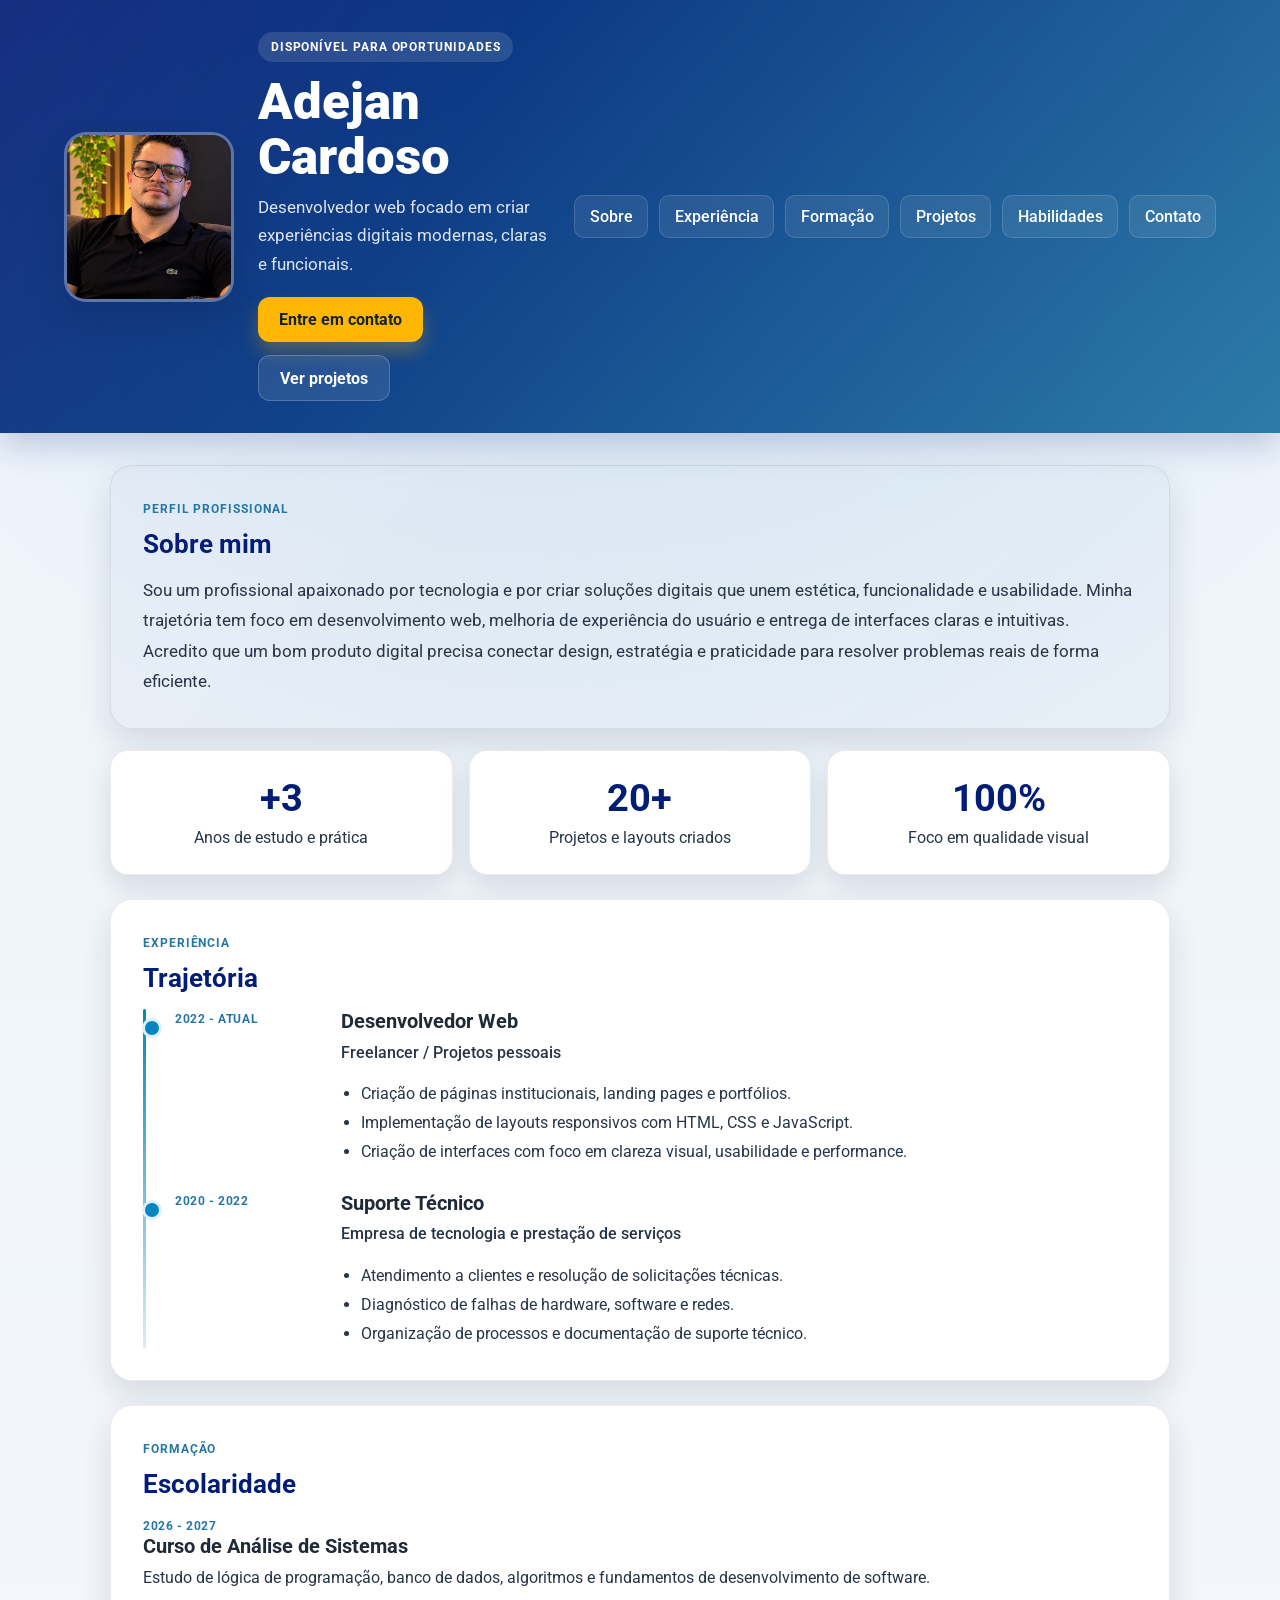
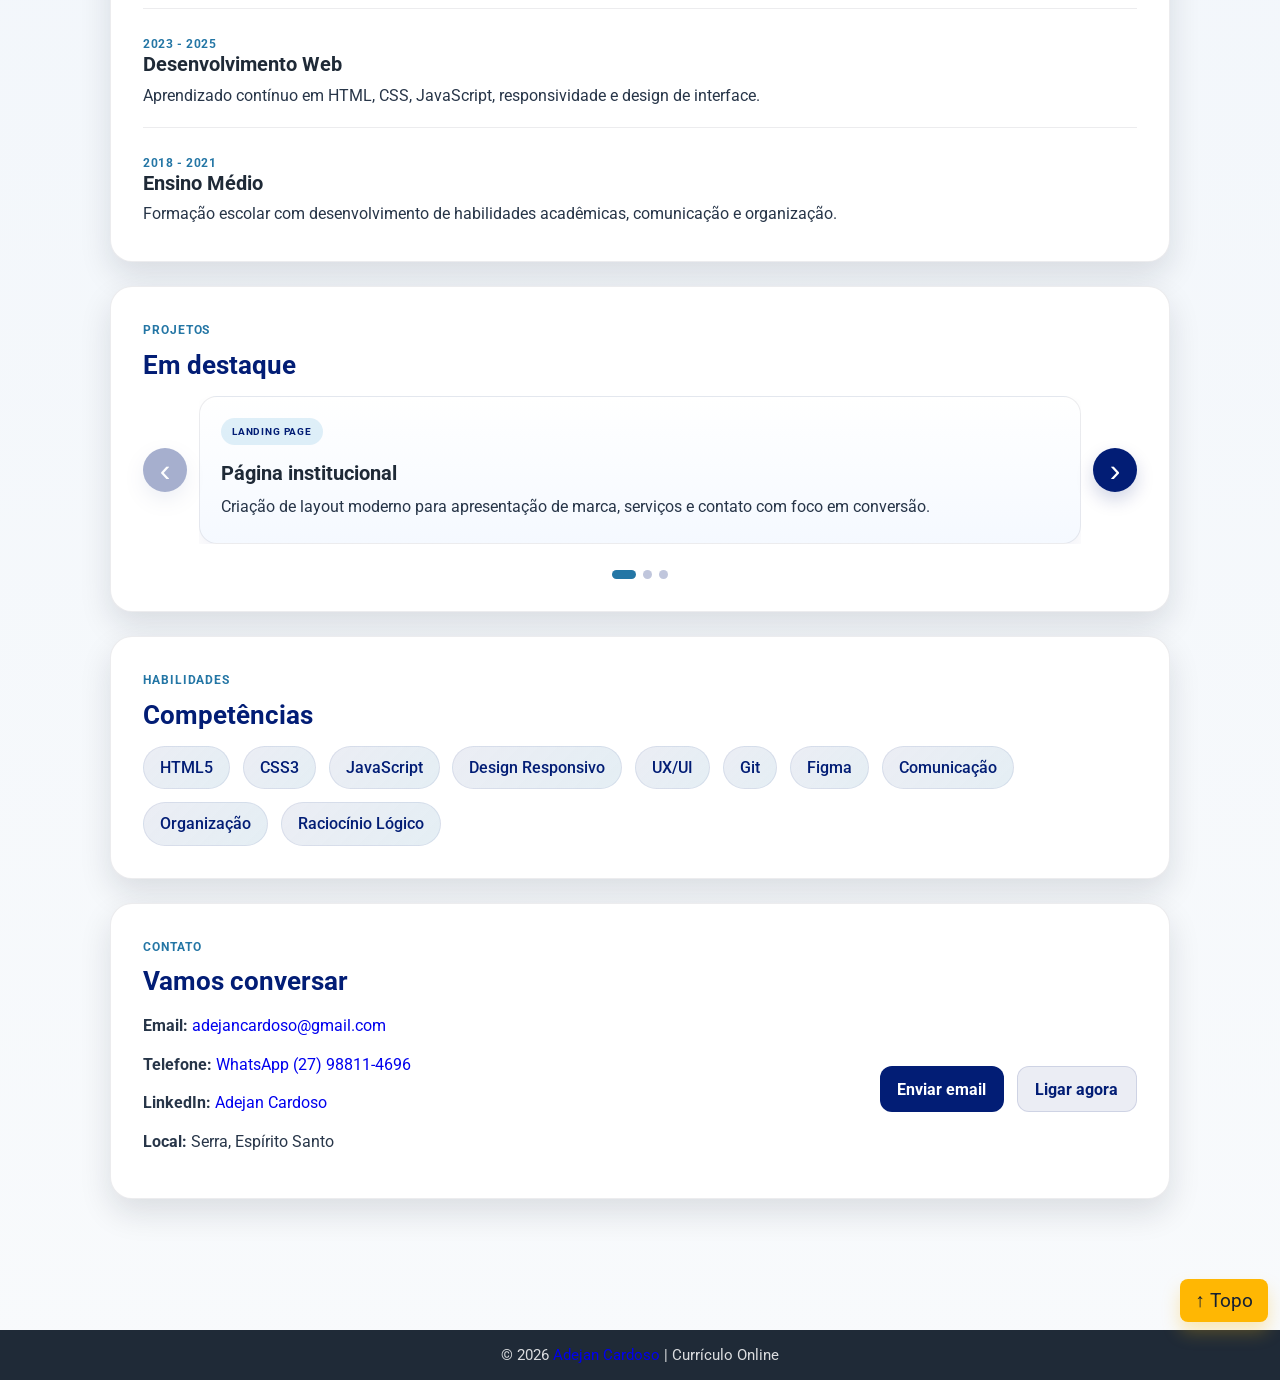
<file: index.html>
<!DOCTYPE html>
<html lang="pt-BR">
<head>
    <meta charset="UTF-8">
    <meta name="viewport" content="width=device-width, initial-scale=1.0">
    <meta name="theme-color" content="#021d75">
    <title>Adejan | Currículo Online</title>
    <meta name="description" content="Currículo online de Adejan com informações pessoais, experiência, formação e contato.">
    <link rel="stylesheet" href="style.css">
    <link rel="icon" type="image/jpeg" href="imgs/ade-top.jpeg">
    
</head>
<body>
    <header class="site-header">

        <!-- No início do seu body, defina o ponto de ancoragem -->
        <div id="topo"></div>

        <!-- Conteúdo da sua página aqui... -->


        <div class="header-container">
            <div class="imgs">
                <img src="imgs/ade-top.jpeg" alt="Foto de perfil de Adejan">
            </div>

            <div class="header-text">
                <p class="tag">Disponível para oportunidades</p>
                <h1>Adejan Cardoso</h1>
                <p class="subtitle">Desenvolvedor web focado em criar experiências digitais modernas, claras e funcionais.</p>

                <div class="header-actions">
                    <a class="btn btn-primary" href="#contato">Entre em contato</a>
                    <a class="btn btn-secondary" href="#projetos">Ver projetos</a>
                </div>
            </div>

            <nav class="main-nav" aria-label="Menu principal">
                <ul>
                    <li><a href="#sobre">Sobre</a></li>
                    <li><a href="#experiencia">Experiência</a></li>
                    <li><a href="#formacao">Formação</a></li>
                    <li><a href="#projetos">Projetos</a></li>
                    <li><a href="#habilidades">Habilidades</a></li>
                    <li><a href="#contato">Contato</a></li>
                </ul>
            </nav>
        </div>
    </header>

    <main class="container">
        <section id="sobre" class="card intro-card">
            <div class="section-label">Perfil profissional</div>
            <h2>Sobre mim</h2>
            <p class="lead">
                Sou um profissional apaixonado por tecnologia e por criar soluções digitais que unem estética, funcionalidade e usabilidade.
                Minha trajetória tem foco em desenvolvimento web, melhoria de experiência do usuário e entrega de interfaces claras e intuitivas.
                Acredito que um bom produto digital precisa conectar design, estratégia e praticidade para resolver problemas reais de forma eficiente.
            </p>
        </section>

        <section class="stats-grid" aria-label="Estatísticas principais">
            <div class="stat-card">
                <strong>+3</strong>
                <span>Anos de estudo e prática</span>
            </div>
            <div class="stat-card">
                <strong>20+</strong>
                <span>Projetos e layouts criados</span>
            </div>
            <div class="stat-card">
                <strong>100%</strong>
                <span>Foco em qualidade visual</span>
            </div>
        </section>

        <section id="experiencia" class="card">
            <div class="section-label">Experiência</div>
            <h2>Trajetória</h2>

            <div class="timeline">
                <article class="job">
                    <span class="period">2022 - Atual</span>
                    <div class="job-content">
                        <h3>Desenvolvedor Web</h3>
                        <p class="company">Freelancer / Projetos pessoais</p>
                        <ul>
                            <li>Criação de páginas institucionais, landing pages e portfólios.</li>
                            <li>Implementação de layouts responsivos com HTML, CSS e JavaScript.</li>
                            <li>Criação de interfaces com foco em clareza visual, usabilidade e performance.</li>
                        </ul>
                    </div>
                </article>

                <article class="job">
                    <span class="period">2020 - 2022</span>
                    <div class="job-content">
                        <h3>Suporte Técnico</h3>
                        <p class="company">Empresa de tecnologia e prestação de serviços</p>
                        <ul>
                            <li>Atendimento a clientes e resolução de solicitações técnicas.</li>
                            <li>Diagnóstico de falhas de hardware, software e redes.</li>
                            <li>Organização de processos e documentação de suporte técnico.</li>
                        </ul>
                    </div>
                </article>
            </div>
        </section>

        <section id="formacao" class="card">
            <div class="section-label">Formação</div>
            <h2>Escolaridade</h2>

            <div class="education">
                <div>
                    <span class="period">2026 - 2027</span>
                    <h3>Curso de Análise de Sistemas</h3>
                    <p>Estudo de lógica de programação, banco de dados, algoritmos e fundamentos de desenvolvimento de software.</p>
                </div>

                <div>
                    <span class="period">2023 - 2025</span>
                    <h3>Desenvolvimento Web</h3>
                    <p>Aprendizado contínuo em HTML, CSS, JavaScript, responsividade e design de interface.</p>
                </div>

                <div>
                    <span class="period">2018 - 2021</span>
                    <h3>Ensino Médio</h3>
                    <p>Formação escolar com desenvolvimento de habilidades acadêmicas, comunicação e organização.</p>
                </div>
            </div>
        </section>

        <section id="projetos" class="card">
            <div class="section-label">Projetos</div>
            <h2>Em destaque</h2>

            <div class="projects-carousel" aria-label="Projetos em destaque">
                <button class="carousel-button carousel-prev" type="button" aria-label="Projeto anterior">&#8249;</button>

                <div class="projects-grid" tabindex="0">
                    <article class="project-card">
                        <span class="project-tag">Landing Page</span>
                        <h3>Página institucional</h3>
                        <p>Criação de layout moderno para apresentação de marca, serviços e contato com foco em conversão.</p>
                    </article>

                    <article class="project-card">
                        <span class="project-tag">Portfólio</span>
                        <h3>Currículo online</h3>
                        <p>Estrutura visual profissional com foco em clareza, elegância e boa experiência de leitura.</p>
                    </article>

                    <article class="project-card">
                        <span class="project-tag">Interface</span>
                        <h3>UX/UI</h3>
                        <p>Desenvolvimento de interfaces com organização visual, consistência e melhor navegabilidade.</p>
                    </article>
                </div>

                <button class="carousel-button carousel-next" type="button" aria-label="Próximo projeto">&#8250;</button>
                <div class="carousel-dots" aria-label="Escolher projeto"></div>
            </div>
        </section>

        <section id="habilidades" class="card">
            <div class="section-label">Habilidades</div>
            <h2>Competências</h2>
            <div class="skills">
                <span>HTML5</span>
                <span>CSS3</span>
                <span>JavaScript</span>
                <span>Design Responsivo</span>
                <span>UX/UI</span>
                <span>Git</span>
                <span>Figma</span>
                <span>Comunicação</span>
                <span>Organização</span>
                <span>Raciocínio Lógico</span>
            </div>
        </section>

        <section id="contato" class="card contact-card">
            <div class="section-label">Contato</div>
            <h2>Vamos conversar</h2>

            <div class="contact-layout">
                <ul class="contact-list">
                    <li><strong>Email:</strong> <a href="mailto:adejancardoso@gmail.com" target="_blank">adejancardoso@gmail.com</a></li>
                    <li><strong>Telefone:</strong> <a href="tel:+5527988114696" target="_blank"> WhatsApp (27) 98811-4696</a></li>
                    <li><strong>LinkedIn:</strong> <a href="https://www.linkedin.com/in/adejancardoso" target="_blank">Adejan Cardoso</a></li>
                    <li><strong>Local:</strong> Serra, Espírito Santo</li>
                    
                </ul>

                <div class="contact-actions">
                    <a href="mailto:adejancardoso@gmail.com" class="contact-btn">Enviar email</a>
                    <a href="tel:+5527988114696" class="contact-btn secondary">Ligar agora</a>
                </div>
            </div>
        </section>
    </main>
            <!-- Botão de voltar ao topo -->

        <div class="footer-content">  
        <a href="#topo" class="btn-topo">↑ Topo</a>
        </div>
        
    <footer class="site-footer">
        
        <p>© 2026 <a href="https://github.com/adejancardoso" target="_blank">Adejan Cardoso</a> | Currículo Online</p>
    </footer>
    <script src="script.js"></script>
</body>
</html>
</file>
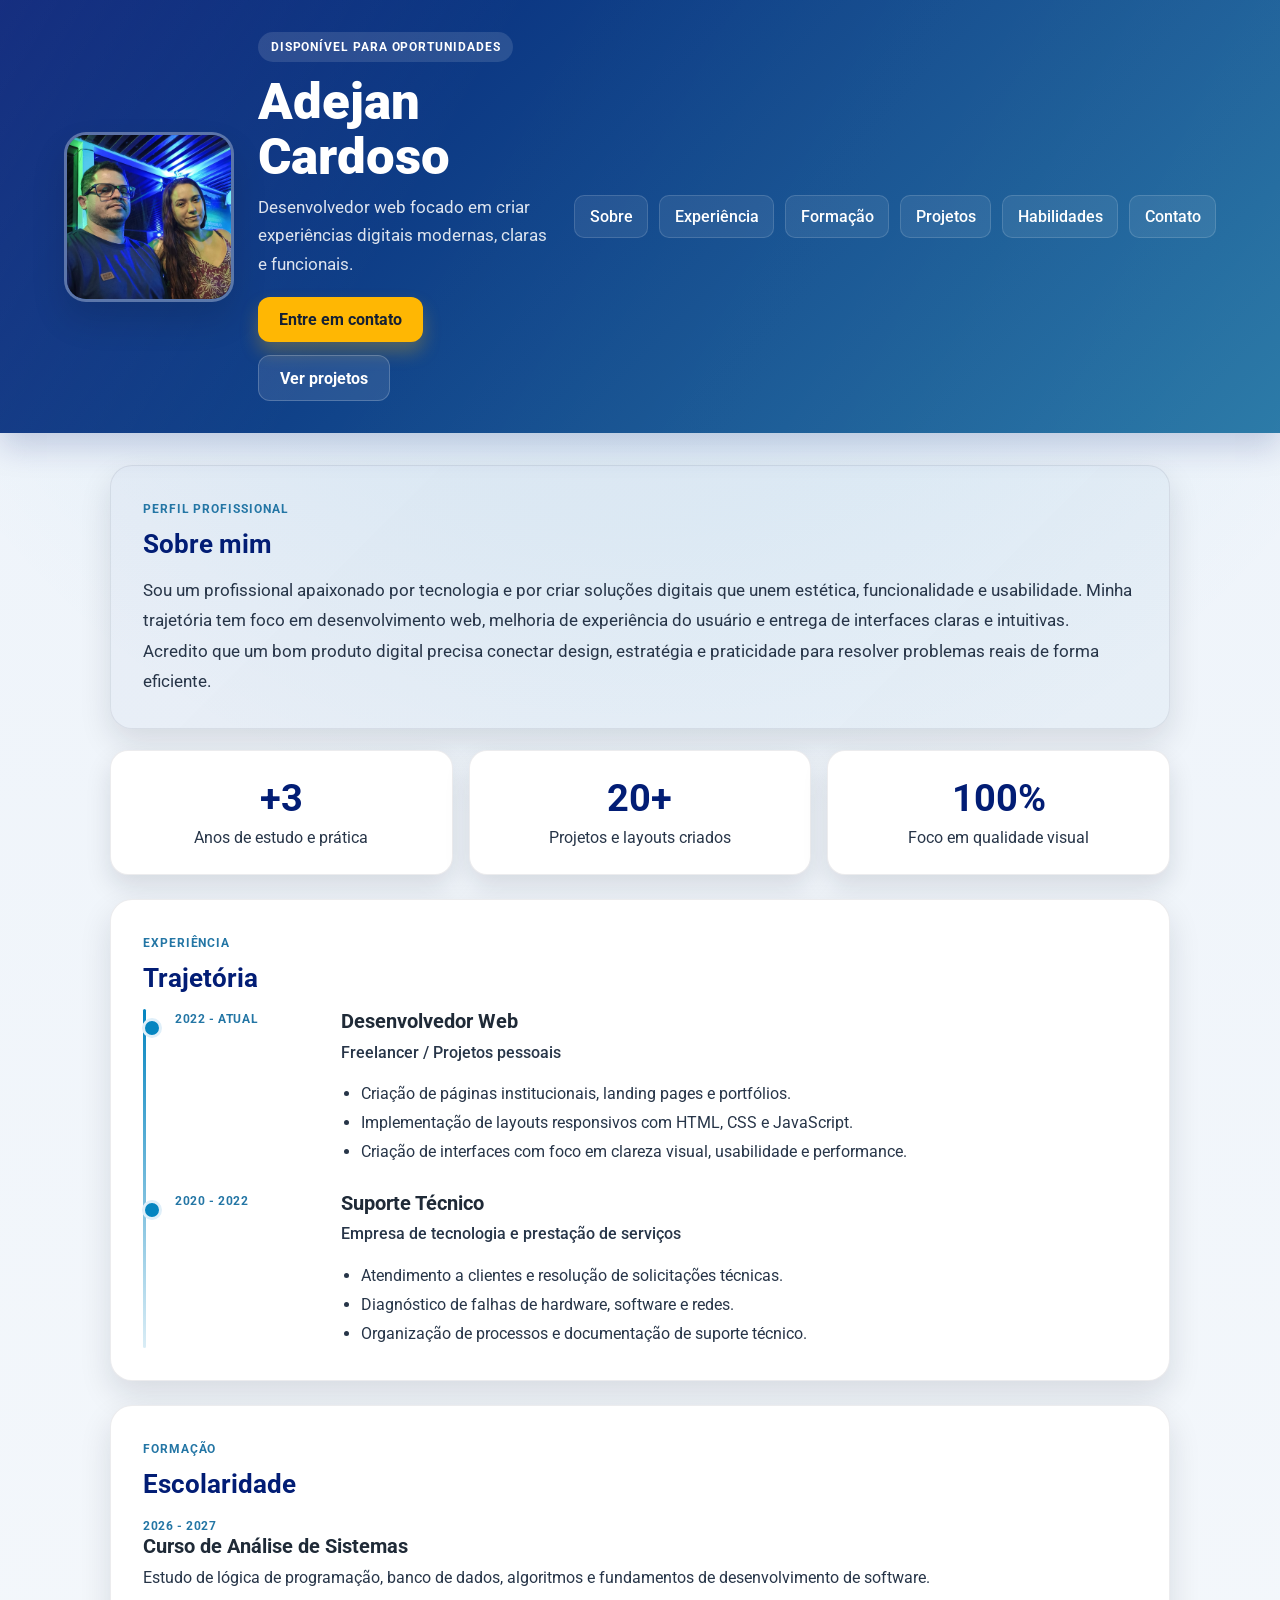
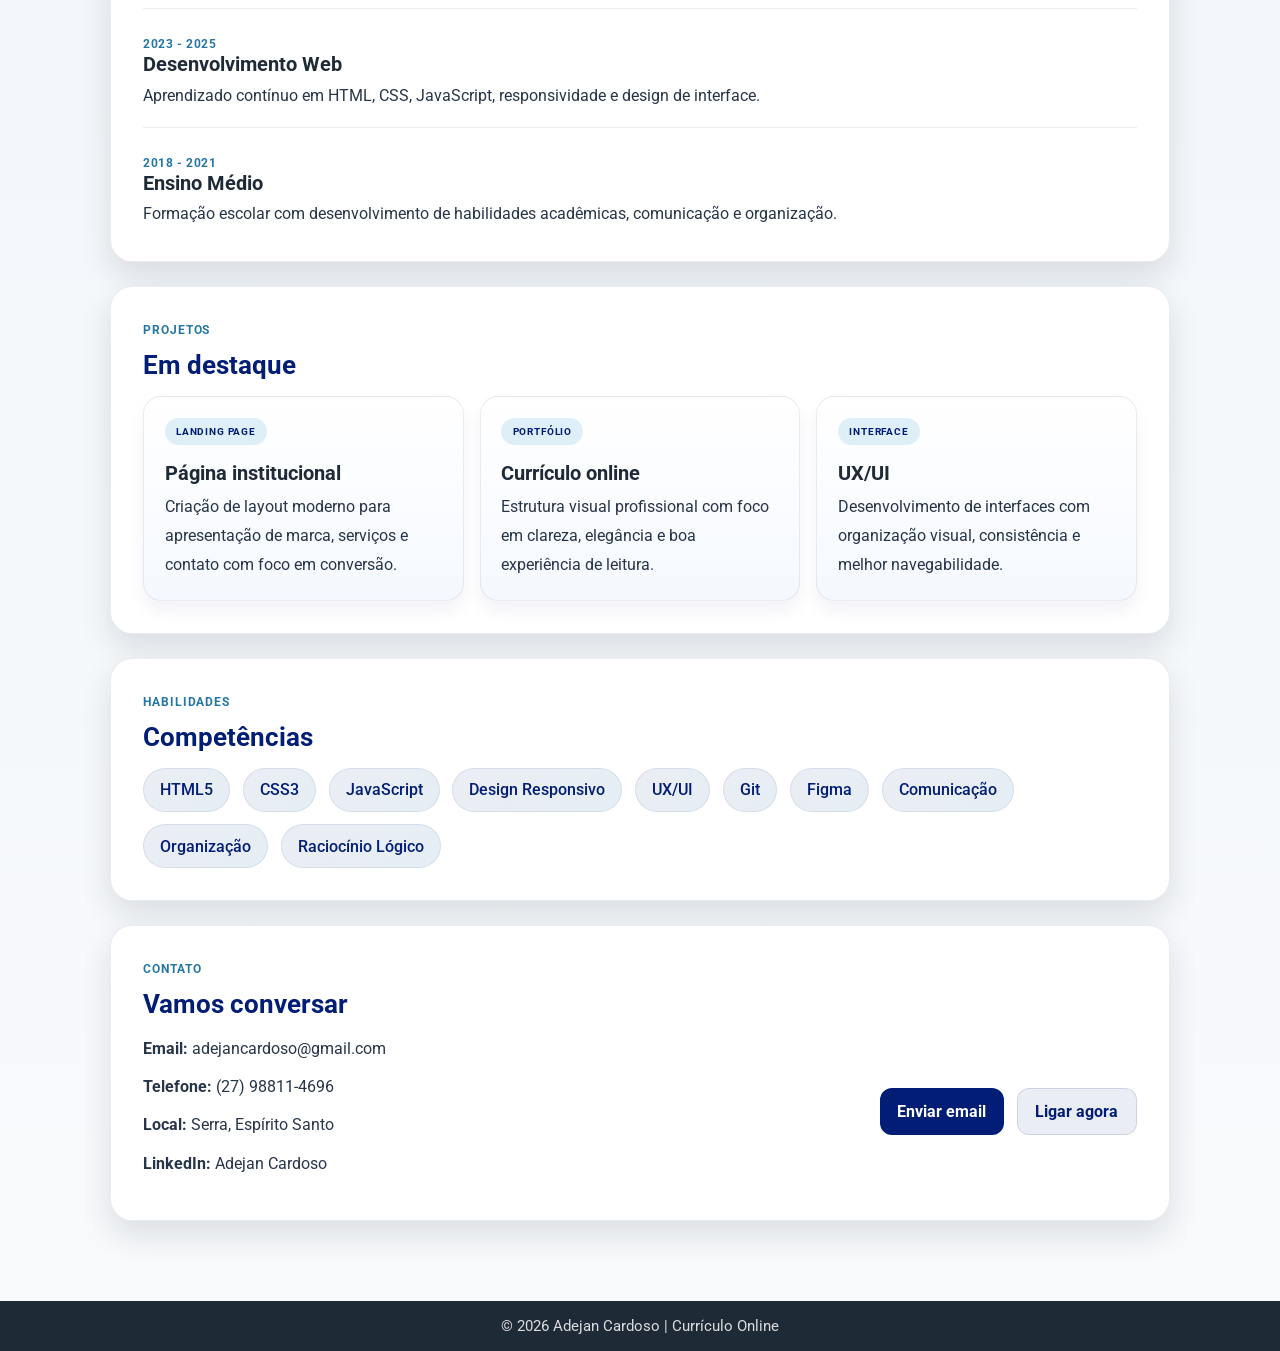
<file: meu curriculo online/index.html>
<!DOCTYPE html>
<html lang="pt-BR">
<head>
    <meta charset="UTF-8">
    <meta name="viewport" content="width=device-width, initial-scale=1.0">
    <meta name="theme-color" content="#021d75">
    <title>Adejan | Currículo Online</title>
    <meta name="description" content="Currículo online de Adejan com informações pessoais, experiência, formação e contato.">
    <link rel="stylesheet" href="style.css">
    <link rel="icon" type="image/jpeg" href="imgs/adejan-3.jpeg">
</head>
<body>
    <header class="site-header">
        <div class="header-container">
            <div class="imgs">
                <img src="imgs/adejan-3.jpeg" alt="Foto de perfil de Adejan">
            </div>

            <div class="header-text">
                <p class="tag">Disponível para oportunidades</p>
                <h1>Adejan Cardoso</h1>
                <p class="subtitle">Desenvolvedor web focado em criar experiências digitais modernas, claras e funcionais.</p>

                <div class="header-actions">
                    <a class="btn btn-primary" href="#contato">Entre em contato</a>
                    <a class="btn btn-secondary" href="#projetos">Ver projetos</a>
                </div>
            </div>

            <nav class="main-nav" aria-label="Menu principal">
                <ul>
                    <li><a href="#sobre">Sobre</a></li>
                    <li><a href="#experiencia">Experiência</a></li>
                    <li><a href="#formacao">Formação</a></li>
                    <li><a href="#projetos">Projetos</a></li>
                    <li><a href="#habilidades">Habilidades</a></li>
                    <li><a href="#contato">Contato</a></li>
                </ul>
            </nav>
        </div>
    </header>

    <main class="container">
        <section id="sobre" class="card intro-card">
            <div class="section-label">Perfil profissional</div>
            <h2>Sobre mim</h2>
            <p class="lead">
                Sou um profissional apaixonado por tecnologia e por criar soluções digitais que unem estética, funcionalidade e usabilidade.
                Minha trajetória tem foco em desenvolvimento web, melhoria de experiência do usuário e entrega de interfaces claras e intuitivas.
                Acredito que um bom produto digital precisa conectar design, estratégia e praticidade para resolver problemas reais de forma eficiente.
            </p>
        </section>

        <section class="stats-grid" aria-label="Estatísticas principais">
            <div class="stat-card">
                <strong>+3</strong>
                <span>Anos de estudo e prática</span>
            </div>
            <div class="stat-card">
                <strong>20+</strong>
                <span>Projetos e layouts criados</span>
            </div>
            <div class="stat-card">
                <strong>100%</strong>
                <span>Foco em qualidade visual</span>
            </div>
        </section>

        <section id="experiencia" class="card">
            <div class="section-label">Experiência</div>
            <h2>Trajetória</h2>

            <div class="timeline">
                <article class="job">
                    <span class="period">2022 - Atual</span>
                    <div class="job-content">
                        <h3>Desenvolvedor Web</h3>
                        <p class="company">Freelancer / Projetos pessoais</p>
                        <ul>
                            <li>Criação de páginas institucionais, landing pages e portfólios.</li>
                            <li>Implementação de layouts responsivos com HTML, CSS e JavaScript.</li>
                            <li>Criação de interfaces com foco em clareza visual, usabilidade e performance.</li>
                        </ul>
                    </div>
                </article>

                <article class="job">
                    <span class="period">2020 - 2022</span>
                    <div class="job-content">
                        <h3>Suporte Técnico</h3>
                        <p class="company">Empresa de tecnologia e prestação de serviços</p>
                        <ul>
                            <li>Atendimento a clientes e resolução de solicitações técnicas.</li>
                            <li>Diagnóstico de falhas de hardware, software e redes.</li>
                            <li>Organização de processos e documentação de suporte técnico.</li>
                        </ul>
                    </div>
                </article>
            </div>
        </section>

        <section id="formacao" class="card">
            <div class="section-label">Formação</div>
            <h2>Escolaridade</h2>

            <div class="education">
                <div>
                    <span class="period">2026 - 2027</span>
                    <h3>Curso de Análise de Sistemas</h3>
                    <p>Estudo de lógica de programação, banco de dados, algoritmos e fundamentos de desenvolvimento de software.</p>
                </div>

                <div>
                    <span class="period">2023 - 2025</span>
                    <h3>Desenvolvimento Web</h3>
                    <p>Aprendizado contínuo em HTML, CSS, JavaScript, responsividade e design de interface.</p>
                </div>

                <div>
                    <span class="period">2018 - 2021</span>
                    <h3>Ensino Médio</h3>
                    <p>Formação escolar com desenvolvimento de habilidades acadêmicas, comunicação e organização.</p>
                </div>
            </div>
        </section>

        <section id="projetos" class="card">
            <div class="section-label">Projetos</div>
            <h2>Em destaque</h2>

            <div class="projects-grid">
                <article class="project-card">
                    <span class="project-tag">Landing Page</span>
                    <h3>Página institucional</h3>
                    <p>Criação de layout moderno para apresentação de marca, serviços e contato com foco em conversão.</p>
                </article>

                <article class="project-card">
                    <span class="project-tag">Portfólio</span>
                    <h3>Currículo online</h3>
                    <p>Estrutura visual profissional com foco em clareza, elegância e boa experiência de leitura.</p>
                </article>

                <article class="project-card">
                    <span class="project-tag">Interface</span>
                    <h3>UX/UI</h3>
                    <p>Desenvolvimento de interfaces com organização visual, consistência e melhor navegabilidade.</p>
                </article>
            </div>
        </section>

        <section id="habilidades" class="card">
            <div class="section-label">Habilidades</div>
            <h2>Competências</h2>
            <div class="skills">
                <span>HTML5</span>
                <span>CSS3</span>
                <span>JavaScript</span>
                <span>Design Responsivo</span>
                <span>UX/UI</span>
                <span>Git</span>
                <span>Figma</span>
                <span>Comunicação</span>
                <span>Organização</span>
                <span>Raciocínio Lógico</span>
            </div>
        </section>

        <section id="contato" class="card contact-card">
            <div class="section-label">Contato</div>
            <h2>Vamos conversar</h2>

            <div class="contact-layout">
                <ul class="contact-list">
                    <li><strong>Email:</strong> adejancardoso@gmail.com</li>
                    <li><strong>Telefone:</strong> (27) 98811-4696</li>
                    <li><strong>Local:</strong> Serra, Espírito Santo</li>
                    <li><strong>LinkedIn:</strong> Adejan Cardoso</li>
                </ul>

                <div class="contact-actions">
                    <a href="mailto:adejancardoso@gmail.com" class="contact-btn">Enviar email</a>
                    <a href="tel:+5527988114696" class="contact-btn secondary">Ligar agora</a>
                </div>
            </div>
        </section>
    </main>

    <footer class="site-footer">
        <p>© 2026 Adejan Cardoso | Currículo Online</p>
    </footer>
</body>
</html>
</file>
<file: style.css>
@charset "UTF-8";
@import url('https://fonts.googleapis.com/css2?family=Roboto:wght@400;500;700;900&display=swap');

:root {
    --azul-escuro: #021d75;
    --azul-medio: #2476a5;
    --azul-claro: #0585c0;
    --cinza-escuro: #1f2a37;
    --cinza-claro: #eff5fb;
    --branco: #ffffff;
    --sombra: rgba(15, 23, 42, 0.12);
    --linha: rgba(15, 23, 42, 0.08);
    --texto: #273548;
    --destaque: #ffb703;
}

* {
    margin: 0;
    padding: 0;
    box-sizing: border-box;
}

html {
    scroll-behavior: smooth;
}

body {
    min-height: 100vh;
    font-family: "Roboto", Arial, sans-serif;
    background:
        radial-gradient(circle at top, rgba(5, 133, 192, 0.12), transparent 28%),
        linear-gradient(180deg, #edf3fa 0%, #f8fafc 100%);
    color: var(--texto);
}

main,
section,
article,
header,
nav,
div {
    min-width: 0;
}

img {
    display: block;
    max-width: 100%;
}

 a {
    text-decoration: none;
}

.site-header {
    background: linear-gradient(135deg, var(--azul-escuro) 0%, var(--azul-medio) 100%);
    color: var(--branco);
    box-shadow: 0 14px 30px rgba(2, 29, 117, 0.18);
    position: relative;
    overflow: hidden;
}

.site-header::after {
    content: "";
    position: absolute;
    inset: 0;
    background: linear-gradient(120deg, rgba(255,255,255,0.08), transparent 35%, rgba(255,255,255,0.04));
    pointer-events: none;
}

.header-container {
    max-width: 1200px;
    margin: 0 auto;
    padding: 2rem 1.5rem;
    display: flex;
    justify-content: space-between;
    align-items: center;
    gap: 1.5rem;
    flex-wrap: wrap;
    position: relative;
    z-index: 1;
}

.imgs {
    width: 170px;
    height: 170px;
    border-radius: 22px;
    overflow: hidden;
    background: rgba(255, 255, 255, 0.08);
    border: 3px solid rgba(255, 255, 255, 0.25);
    box-shadow: 0 18px 35px rgba(0, 0, 0, 0.12);
    flex-shrink: 0;
}

.imgs img {
    width: 100%;
    height: 100%;
    object-fit: cover;
}

.header-text {
    flex: 1;
    min-width: 0;
}

.tag,
.section-label,
.project-tag {
    display: inline-block;
    letter-spacing: 0.08em;
    text-transform: uppercase;
    font-weight: 700;
}

.tag {
    font-size: 0.72rem;
    background: rgba(255, 255, 255, 0.12);
    padding: 0.5rem 0.8rem;
    border-radius: 999px;
    margin-bottom: 0.75rem;
}

.header-text h1 {
    font-size: clamp(2.3rem, 4vw, 3.5rem);
    line-height: 1.08;
    margin-bottom: 0.5rem;
    font-weight: 900;
}

.subtitle {
    color: rgba(255, 255, 255, 0.86);
    max-width: 620px;
    font-size: 1.05rem;
    line-height: 1.7;
}

.header-actions {
    display: flex;
    flex-wrap: wrap;
    gap: 0.8rem;
    margin-top: 1.2rem;
}

.btn {
    display: inline-flex;
    align-items: center;
    justify-content: center;
    padding: 0.8rem 1.3rem;
    border-radius: 12px;
    font-weight: 700;
    transition: transform 0.2s ease, box-shadow 0.2s ease;
}

.btn:hover,
.contact-btn:hover,
.main-nav a:hover,
.project-card:hover {
    transform: translateY(-2px);
}

.btn-primary {
    background: var(--destaque);
    color: #152033;
    box-shadow: 0 10px 18px rgba(255, 183, 3, 0.28);
}

.btn-secondary {
    background: rgba(255, 255, 255, 0.1);
    color: var(--branco);
    border: 1px solid rgba(255, 255, 255, 0.2);
}

.main-nav {
    flex-shrink: 0;
}

.main-nav ul {
    display: flex;
    flex-wrap: wrap;
    list-style: none;
    gap: 0.7rem;
    justify-content: center;
}

.main-nav a {
    display: inline-block;
    color: var(--branco);
    background: rgba(255, 255, 255, 0.08);
    border: 1px solid rgba(255, 255, 255, 0.14);
    padding: 0.7rem 0.9rem;
    border-radius: 10px;
    font-weight: 500;
    transition: all 0.2s ease;
}

.container {
    max-width: 1100px;
    width: 100%;
    margin: 2rem auto;
    padding: 0 1.25rem 3rem;
    display: grid;
    gap: 1.5rem;
}

.card {
    background: var(--branco);
    border: 1px solid var(--linha);
    border-radius: 22px;
    box-shadow: 0 14px 32px var(--sombra);
    padding: 2rem;
}

.section-label {
    font-size: 0.72rem;
    color: var(--azul-medio);
    margin-bottom: 0.8rem;
}

.card h2 {
    margin-bottom: 1rem;
    font-size: clamp(1.6rem, 2vw, 2.1rem);
    color: var(--azul-escuro);
}

.card p {
    line-height: 1.8;
    color: var(--texto);
}

.lead {
    font-size: 1.05rem;
}

.intro-card {
    background: linear-gradient(135deg, rgba(2, 29, 117, 0.03), rgba(36, 118, 165, 0.04));
}

.stats-grid {
    display: grid;
    grid-template-columns: repeat(auto-fit, minmax(min(100%, 180px), 1fr));
    gap: 1rem;
    margin-top: -0.2rem;
}

.stat-card {
    background: var(--branco);
    border: 1px solid var(--linha);
    border-radius: 18px;
    box-shadow: 0 12px 26px var(--sombra);
    padding: 1.5rem 1.2rem;
    text-align: center;
}

.stat-card strong {
    display: block;
    font-size: clamp(1.8rem, 3vw, 2.4rem);
    color: var(--azul-escuro);
    margin-bottom: 0.4rem;
}

.stat-card span {
    color: var(--texto);
    line-height: 1.5;
}

.timeline {
    display: grid;
    gap: 1.5rem;
    position: relative;
    padding-left: 1rem;
}

.timeline::before {
    content: "";
    position: absolute;
    left: 0;
    top: 0;
    bottom: 0;
    width: 3px;
    background: linear-gradient(180deg, var(--azul-claro), rgba(5, 133, 192, 0.15));
    border-radius: 999px;
}

.job {
    position: relative;
    display: grid;
    grid-template-columns: 150px 1fr;
    gap: 1rem;
    align-items: start;
    padding-left: 1rem;
}

.job::before {
    content: "";
    position: absolute;
    left: -1.05rem;
    top: 0.55rem;
    width: 14px;
    height: 14px;
    border-radius: 50%;
    background: var(--azul-claro);
    border: 3px solid #dfeff9;
}

.period {
    display: inline-block;
    font-size: 0.75rem;
    font-weight: 700;
    letter-spacing: 0.05em;
    color: var(--azul-medio);
    text-transform: uppercase;
    padding-top: 0.2rem;
}

.job-content h3,
.education h3,
.project-card h3 {
    margin-bottom: 0.35rem;
    font-size: 1.25rem;
    color: var(--cinza-escuro);
}

.company {
    margin-bottom: 0.8rem;
    color: var(--azul-medio);
    font-weight: 500;
}

.job-content ul,
.contact-list {
    padding-left: 1.25rem;
    line-height: 1.8;
    color: var(--texto);
}

.education {
    display: grid;
    gap: 1.5rem;
}

.education > div {
    padding-bottom: 1rem;
    border-bottom: 1px solid var(--linha);
}

.education > div:last-child {
    border-bottom: none;
    padding-bottom: 0;
}

.projects-grid {
    display: grid;
    grid-auto-flow: column;
    grid-auto-columns: 100%;
    overflow-x: auto;
    overscroll-behavior-inline: contain;
    scroll-behavior: smooth;
    scroll-snap-type: inline mandatory;
    scrollbar-width: none;
    gap: 1rem;
}

.projects-grid::-webkit-scrollbar {
    display: none;
}

.projects-carousel {
    display: grid;
    grid-template-columns: 44px minmax(0, 1fr) 44px;
    align-items: center;
    gap: 0.75rem;
}

.carousel-button {
    width: 44px;
    height: 44px;
    border: 0;
    border-radius: 50%;
    background: var(--azul-escuro);
    color: var(--branco);
    font-size: 2rem;
    line-height: 1;
    cursor: pointer;
    box-shadow: 0 8px 18px rgba(2, 29, 117, 0.18);
    transition: transform 0.2s ease, opacity 0.2s ease;
}

.carousel-button:hover {
    transform: scale(1.06);
}

.carousel-button:disabled {
    opacity: 0.35;
    cursor: default;
}

.carousel-dots {
    grid-column: 2;
    display: flex;
    justify-content: center;
    gap: 0.45rem;
    margin-top: 0.9rem;
}

.carousel-dot {
    width: 9px;
    height: 9px;
    padding: 0;
    border: 0;
    border-radius: 50%;
    background: rgba(2, 29, 117, 0.25);
    cursor: pointer;
}

.carousel-dot.active {
    width: 24px;
    border-radius: 999px;
    background: var(--azul-medio);
}

.project-card {
    background: linear-gradient(180deg, #ffffff, #f5f9ff);
    border: 1px solid var(--linha);
    border-radius: 18px;
    padding: 1.3rem;
    box-shadow: 0 10px 18px rgba(2, 29, 117, 0.05);
    scroll-snap-align: start;
    transition: transform 0.2s ease, box-shadow 0.2s ease;
}

.project-card:hover {
    transform: translateY(-3px);
    box-shadow: 0 18px 26px rgba(2, 29, 117, 0.08);
}

.project-tag {
    font-size: 0.64rem;
    background: rgba(5, 133, 192, 0.12);
    color: var(--azul-escuro);
    padding: 0.45rem 0.7rem;
    border-radius: 999px;
    margin-bottom: 1rem;
}

.project-card p {
    margin-top: 0.5rem;
}

.skills {
    display: flex;
    flex-wrap: wrap;
    gap: 0.8rem;
}

.skills span {
    background: linear-gradient(135deg, rgba(2, 29, 117, 0.08), rgba(36, 118, 165, 0.12));
    color: var(--azul-escuro);
    border: 1px solid rgba(2, 29, 117, 0.08);
    border-radius: 999px;
    padding: 0.7rem 1rem;
    font-weight: 500;
}

.contact-layout {
    display: flex;
    justify-content: space-between;
    align-items: center;
    gap: 2rem;
    flex-wrap: wrap;
}

.contact-list {
    list-style: none;
    padding-left: 0;
    flex: 1 1 280px;
    min-width: 0;
    overflow-wrap: anywhere;
}

.contact-list li {
    margin-bottom: 0.6rem;
}

.contact-actions {
    display: flex;
    gap: 0.8rem;
    flex-wrap: wrap;
}

.contact-btn {
    display: inline-flex;
    align-items: center;
    justify-content: center;
    padding: 0.8rem 1.1rem;
    border-radius: 12px;
    background: var(--azul-escuro);
    color: var(--branco);
    font-weight: 700;
    transition: transform 0.2s ease, opacity 0.2s ease;
}

.contact-btn.secondary {
    background: rgba(2, 29, 117, 0.08);
    color: var(--azul-escuro);
    border: 1px solid rgba(2, 29, 117, 0.12);
}

.site-footer {
    background: var(--cinza-escuro);
    color: rgba(255, 255, 255, 0.84);
    text-align: center;
    padding: 1rem 1.25rem;
    font-size: 0.95rem;
}

@media (max-width: 900px) {
    .contact-layout {
        align-items: flex-start;
    }
}

@media (max-width: 760px) {
    .header-container {
        justify-content: center;
        text-align: center;
    }

    .header-text {
        width: 100%;
    }

    .header-actions,
    .main-nav ul,
    .contact-actions {
        justify-content: center;
    }

    .job {
        grid-template-columns: 1fr;
        gap: 0.5rem;
    }

    .timeline {
        padding-left: 0.5rem;
    }

    .card {
        padding: 1.5rem 1.1rem;
    }

    .projects-grid {
        grid-auto-columns: 85%;
    }

    .projects-carousel {
        grid-template-columns: 38px minmax(0, 1fr) 38px;
        gap: 0.45rem;
    }

    .carousel-button {
        width: 38px;
        height: 38px;
    }
}

@media (max-width: 480px) {
    .header-container {
        padding: 1.5rem 1rem;
        gap: 1.1rem;
    }

    .imgs {
        width: 140px;
        height: 140px;
    }

    .container {
        margin: 1.25rem auto;
        padding: 0 0.75rem 2rem;
        gap: 1rem;
    }

    .card {
        padding: 1.25rem 1rem;
        border-radius: 18px;
    }

    .main-nav ul {
        gap: 0.5rem;
    }

    .main-nav a {
        padding: 0.6rem 0.7rem;
    }

    .contact-actions {
        width: 100%;
    }

    .contact-btn {
        flex: 1 1 100%;
    }
}

@media (prefers-reduced-motion: reduce) {
    html {
        scroll-behavior: auto;
    }

    *,
    *::before,
    *::after {
        transition-duration: 0.01ms !important;
        animation-duration: 0.01ms !important;
        animation-iteration-count: 1 !important;
    }
}

.btn-topo {
    margin-right: 12px;
    background: var(--destaque);
    color: #152033;
    box-shadow: 0 10px 18px rgba(255, 183, 3, 0.28);
    padding: 10px 15px;
    border-radius: 8px;
    font-size: 1.2rem;
    text-decoration: none;
    transition: background-color 0.3s ease, transform 0.3s ease;
}

.footer-content {
    display: flex;
    justify-content: flex-end;
    align-items: center;
    margin-bottom: 0.5rem;
}
</file>
<file: meu curriculo online/style.css>
@charset "UTF-8";
@import url('https://fonts.googleapis.com/css2?family=Roboto:wght@400;500;700;900&display=swap');

:root {
    --azul-escuro: #021d75;
    --azul-medio: #2476a5;
    --azul-claro: #0585c0;
    --cinza-escuro: #1f2a37;
    --cinza-claro: #eff5fb;
    --branco: #ffffff;
    --sombra: rgba(15, 23, 42, 0.12);
    --linha: rgba(15, 23, 42, 0.08);
    --texto: #273548;
    --destaque: #ffb703;
}

* {
    margin: 0;
    padding: 0;
    box-sizing: border-box;
}

html {
    scroll-behavior: smooth;
}

body {
    min-height: 100vh;
    font-family: "Roboto", Arial, sans-serif;
    background:
        radial-gradient(circle at top, rgba(5, 133, 192, 0.12), transparent 28%),
        linear-gradient(180deg, #edf3fa 0%, #f8fafc 100%);
    color: var(--texto);
}

main,
section,
article,
header,
nav,
div {
    min-width: 0;
}

img {
    display: block;
    max-width: 100%;
}

 a {
    text-decoration: none;
}

.site-header {
    background: linear-gradient(135deg, var(--azul-escuro) 0%, var(--azul-medio) 100%);
    color: var(--branco);
    box-shadow: 0 14px 30px rgba(2, 29, 117, 0.18);
    position: relative;
    overflow: hidden;
}

.site-header::after {
    content: "";
    position: absolute;
    inset: 0;
    background: linear-gradient(120deg, rgba(255,255,255,0.08), transparent 35%, rgba(255,255,255,0.04));
    pointer-events: none;
}

.header-container {
    max-width: 1200px;
    margin: 0 auto;
    padding: 2rem 1.5rem;
    display: flex;
    justify-content: space-between;
    align-items: center;
    gap: 1.5rem;
    flex-wrap: wrap;
    position: relative;
    z-index: 1;
}

.imgs {
    width: 170px;
    height: 170px;
    border-radius: 22px;
    overflow: hidden;
    background: rgba(255, 255, 255, 0.08);
    border: 3px solid rgba(255, 255, 255, 0.25);
    box-shadow: 0 18px 35px rgba(0, 0, 0, 0.12);
    flex-shrink: 0;
}

.imgs img {
    width: 100%;
    height: 100%;
    object-fit: cover;
}

.header-text {
    flex: 1;
    min-width: 0;
}

.tag,
.section-label,
.project-tag {
    display: inline-block;
    letter-spacing: 0.08em;
    text-transform: uppercase;
    font-weight: 700;
}

.tag {
    font-size: 0.72rem;
    background: rgba(255, 255, 255, 0.12);
    padding: 0.5rem 0.8rem;
    border-radius: 999px;
    margin-bottom: 0.75rem;
}

.header-text h1 {
    font-size: clamp(2.3rem, 4vw, 3.5rem);
    line-height: 1.08;
    margin-bottom: 0.5rem;
    font-weight: 900;
}

.subtitle {
    color: rgba(255, 255, 255, 0.86);
    max-width: 620px;
    font-size: 1.05rem;
    line-height: 1.7;
}

.header-actions {
    display: flex;
    flex-wrap: wrap;
    gap: 0.8rem;
    margin-top: 1.2rem;
}

.btn {
    display: inline-flex;
    align-items: center;
    justify-content: center;
    padding: 0.8rem 1.3rem;
    border-radius: 12px;
    font-weight: 700;
    transition: transform 0.2s ease, box-shadow 0.2s ease;
}

.btn:hover,
.contact-btn:hover,
.main-nav a:hover,
.project-card:hover {
    transform: translateY(-2px);
}

.btn-primary {
    background: var(--destaque);
    color: #152033;
    box-shadow: 0 10px 18px rgba(255, 183, 3, 0.28);
}

.btn-secondary {
    background: rgba(255, 255, 255, 0.1);
    color: var(--branco);
    border: 1px solid rgba(255, 255, 255, 0.2);
}

.main-nav {
    flex-shrink: 0;
}

.main-nav ul {
    display: flex;
    flex-wrap: wrap;
    list-style: none;
    gap: 0.7rem;
    justify-content: center;
}

.main-nav a {
    display: inline-block;
    color: var(--branco);
    background: rgba(255, 255, 255, 0.08);
    border: 1px solid rgba(255, 255, 255, 0.14);
    padding: 0.7rem 0.9rem;
    border-radius: 10px;
    font-weight: 500;
    transition: all 0.2s ease;
}

.container {
    max-width: 1100px;
    width: 100%;
    margin: 2rem auto;
    padding: 0 1.25rem 3rem;
    display: grid;
    gap: 1.5rem;
}

.card {
    background: var(--branco);
    border: 1px solid var(--linha);
    border-radius: 22px;
    box-shadow: 0 14px 32px var(--sombra);
    padding: 2rem;
}

.section-label {
    font-size: 0.72rem;
    color: var(--azul-medio);
    margin-bottom: 0.8rem;
}

.card h2 {
    margin-bottom: 1rem;
    font-size: clamp(1.6rem, 2vw, 2.1rem);
    color: var(--azul-escuro);
}

.card p {
    line-height: 1.8;
    color: var(--texto);
}

.lead {
    font-size: 1.05rem;
}

.intro-card {
    background: linear-gradient(135deg, rgba(2, 29, 117, 0.03), rgba(36, 118, 165, 0.04));
}

.stats-grid {
    display: grid;
    grid-template-columns: repeat(auto-fit, minmax(min(100%, 180px), 1fr));
    gap: 1rem;
    margin-top: -0.2rem;
}

.stat-card {
    background: var(--branco);
    border: 1px solid var(--linha);
    border-radius: 18px;
    box-shadow: 0 12px 26px var(--sombra);
    padding: 1.5rem 1.2rem;
    text-align: center;
}

.stat-card strong {
    display: block;
    font-size: clamp(1.8rem, 3vw, 2.4rem);
    color: var(--azul-escuro);
    margin-bottom: 0.4rem;
}

.stat-card span {
    color: var(--texto);
    line-height: 1.5;
}

.timeline {
    display: grid;
    gap: 1.5rem;
    position: relative;
    padding-left: 1rem;
}

.timeline::before {
    content: "";
    position: absolute;
    left: 0;
    top: 0;
    bottom: 0;
    width: 3px;
    background: linear-gradient(180deg, var(--azul-claro), rgba(5, 133, 192, 0.15));
    border-radius: 999px;
}

.job {
    position: relative;
    display: grid;
    grid-template-columns: 150px 1fr;
    gap: 1rem;
    align-items: start;
    padding-left: 1rem;
}

.job::before {
    content: "";
    position: absolute;
    left: -1.05rem;
    top: 0.55rem;
    width: 14px;
    height: 14px;
    border-radius: 50%;
    background: var(--azul-claro);
    border: 3px solid #dfeff9;
}

.period {
    display: inline-block;
    font-size: 0.75rem;
    font-weight: 700;
    letter-spacing: 0.05em;
    color: var(--azul-medio);
    text-transform: uppercase;
    padding-top: 0.2rem;
}

.job-content h3,
.education h3,
.project-card h3 {
    margin-bottom: 0.35rem;
    font-size: 1.25rem;
    color: var(--cinza-escuro);
}

.company {
    margin-bottom: 0.8rem;
    color: var(--azul-medio);
    font-weight: 500;
}

.job-content ul,
.contact-list {
    padding-left: 1.25rem;
    line-height: 1.8;
    color: var(--texto);
}

.education {
    display: grid;
    gap: 1.5rem;
}

.education > div {
    padding-bottom: 1rem;
    border-bottom: 1px solid var(--linha);
}

.education > div:last-child {
    border-bottom: none;
    padding-bottom: 0;
}

.projects-grid {
    display: grid;
    grid-template-columns: repeat(auto-fit, minmax(min(100%, 220px), 1fr));
    gap: 1rem;
}

.project-card {
    background: linear-gradient(180deg, #ffffff, #f5f9ff);
    border: 1px solid var(--linha);
    border-radius: 18px;
    padding: 1.3rem;
    box-shadow: 0 10px 18px rgba(2, 29, 117, 0.05);
    transition: transform 0.2s ease, box-shadow 0.2s ease;
}

.project-card:hover {
    transform: translateY(-3px);
    box-shadow: 0 18px 26px rgba(2, 29, 117, 0.08);
}

.project-tag {
    font-size: 0.64rem;
    background: rgba(5, 133, 192, 0.12);
    color: var(--azul-escuro);
    padding: 0.45rem 0.7rem;
    border-radius: 999px;
    margin-bottom: 1rem;
}

.project-card p {
    margin-top: 0.5rem;
}

.skills {
    display: flex;
    flex-wrap: wrap;
    gap: 0.8rem;
}

.skills span {
    background: linear-gradient(135deg, rgba(2, 29, 117, 0.08), rgba(36, 118, 165, 0.12));
    color: var(--azul-escuro);
    border: 1px solid rgba(2, 29, 117, 0.08);
    border-radius: 999px;
    padding: 0.7rem 1rem;
    font-weight: 500;
}

.contact-layout {
    display: flex;
    justify-content: space-between;
    align-items: center;
    gap: 2rem;
    flex-wrap: wrap;
}

.contact-list {
    list-style: none;
    padding-left: 0;
    flex: 1 1 280px;
    min-width: 0;
    overflow-wrap: anywhere;
}

.contact-list li {
    margin-bottom: 0.6rem;
}

.contact-actions {
    display: flex;
    gap: 0.8rem;
    flex-wrap: wrap;
}

.contact-btn {
    display: inline-flex;
    align-items: center;
    justify-content: center;
    padding: 0.8rem 1.1rem;
    border-radius: 12px;
    background: var(--azul-escuro);
    color: var(--branco);
    font-weight: 700;
    transition: transform 0.2s ease, opacity 0.2s ease;
}

.contact-btn.secondary {
    background: rgba(2, 29, 117, 0.08);
    color: var(--azul-escuro);
    border: 1px solid rgba(2, 29, 117, 0.12);
}

.site-footer {
    background: var(--cinza-escuro);
    color: rgba(255, 255, 255, 0.84);
    text-align: center;
    padding: 1rem 1.25rem;
    font-size: 0.95rem;
}

@media (max-width: 900px) {
    .contact-layout {
        align-items: flex-start;
    }
}

@media (max-width: 760px) {
    .header-container {
        justify-content: center;
        text-align: center;
    }

    .header-text {
        width: 100%;
    }

    .header-actions,
    .main-nav ul,
    .contact-actions {
        justify-content: center;
    }

    .job {
        grid-template-columns: 1fr;
        gap: 0.5rem;
    }

    .timeline {
        padding-left: 0.5rem;
    }

    .card {
        padding: 1.5rem 1.1rem;
    }
}

@media (max-width: 480px) {
    .header-container {
        padding: 1.5rem 1rem;
        gap: 1.1rem;
    }

    .imgs {
        width: 140px;
        height: 140px;
    }

    .container {
        margin: 1.25rem auto;
        padding: 0 0.75rem 2rem;
        gap: 1rem;
    }

    .card {
        padding: 1.25rem 1rem;
        border-radius: 18px;
    }

    .main-nav ul {
        gap: 0.5rem;
    }

    .main-nav a {
        padding: 0.6rem 0.7rem;
    }

    .contact-actions {
        width: 100%;
    }

    .contact-btn {
        flex: 1 1 100%;
    }
}

@media (prefers-reduced-motion: reduce) {
    html {
        scroll-behavior: auto;
    }

    *,
    *::before,
    *::after {
        transition-duration: 0.01ms !important;
        animation-duration: 0.01ms !important;
        animation-iteration-count: 1 !important;
    }
}
</file>
